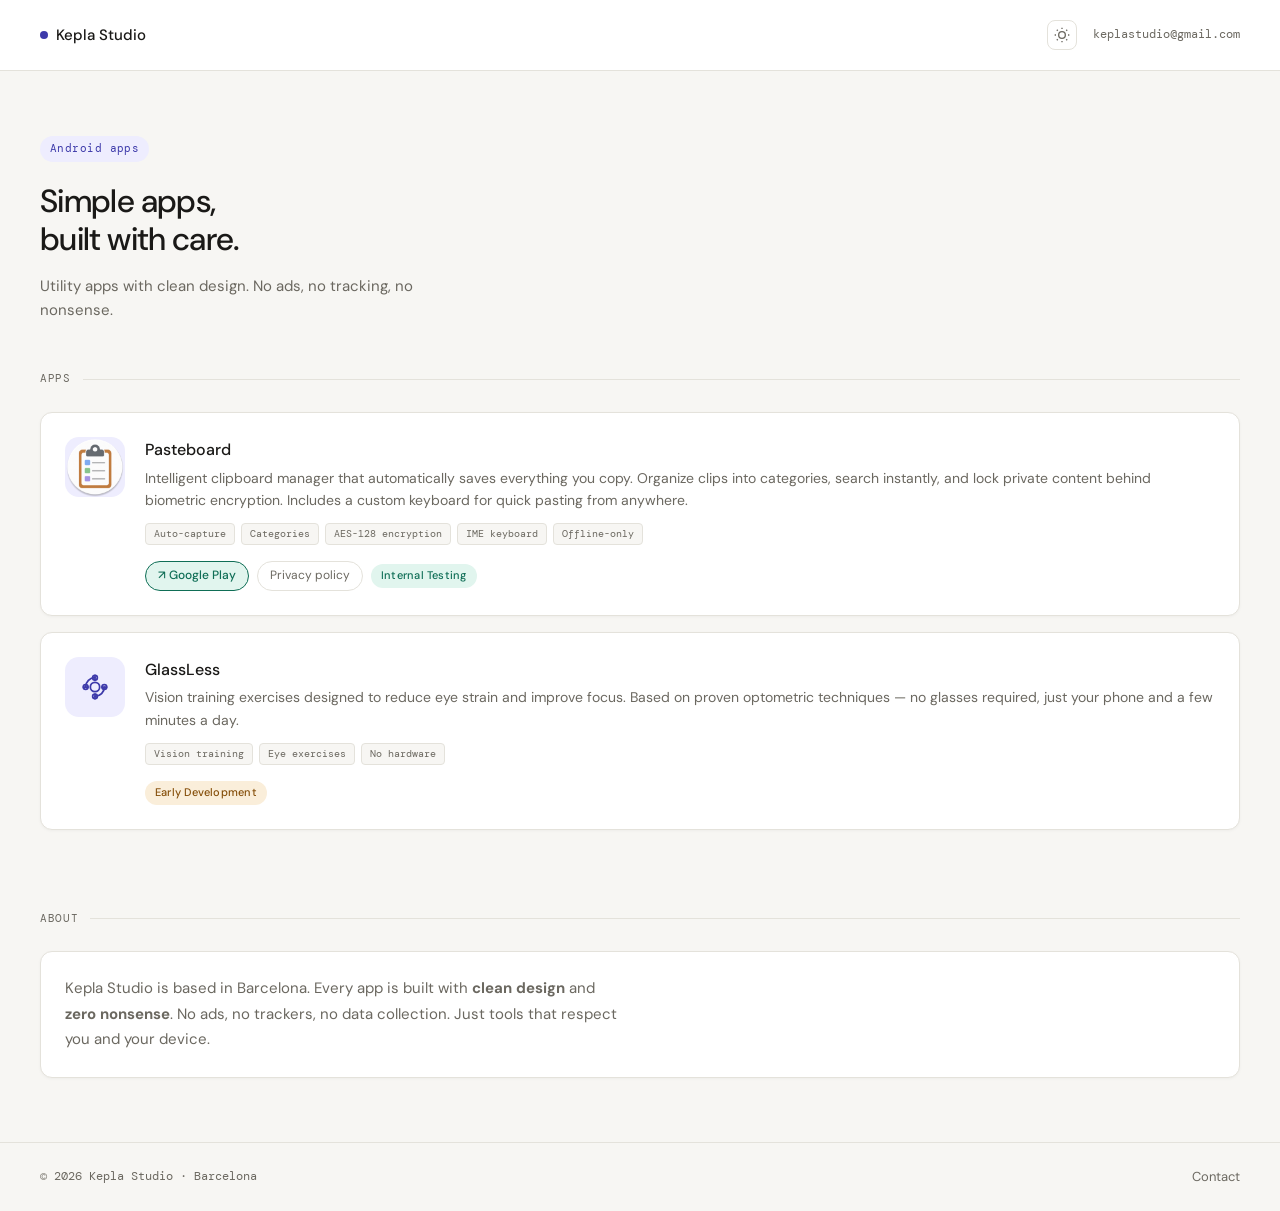
<file: index.html>
<!DOCTYPE html>
<html lang="en" data-theme="light">
<head>
  <meta charset="UTF-8">
  <meta name="viewport" content="width=device-width, initial-scale=1.0">
  <title>Kepla Studio</title>
  <meta name="description" content="Kepla Studio — Android apps with clean design. No ads, no tracking.">
  <link rel="preconnect" href="https://fonts.googleapis.com">
  <link rel="preconnect" href="https://fonts.gstatic.com" crossorigin>
  <link href="https://fonts.googleapis.com/css2?family=DM+Sans:wght@400;500&family=DM+Mono:wght@400;500&display=swap" rel="stylesheet">
  <link rel="stylesheet" href="style.css">
</head>
<body>

  <nav>
    <a href="#" class="nav-logo">
      <div class="logo-dot"></div>
      Kepla Studio
    </a>
    <div class="nav-end">
      <button id="theme-toggle" class="theme-btn" aria-label="Toggle dark mode">
        <svg class="sun-icon" width="16" height="16" viewBox="0 0 24 24" fill="none" stroke="currentColor" stroke-width="2"><circle cx="12" cy="12" r="5"/><path d="M12 1v2M12 21v2M4.22 4.22l1.42 1.42M18.36 18.36l1.42 1.42M1 12h2M21 12h2M4.22 19.78l1.42-1.42M18.36 5.64l1.42-1.42"/></svg>
        <svg class="moon-icon" width="16" height="16" viewBox="0 0 24 24" fill="none" stroke="currentColor" stroke-width="2"><path d="M21 12.79A9 9 0 1 1 11.21 3 7 7 0 0 0 21 12.79z"/></svg>
      </button>
      <span class="nav-contact">keplastudio@gmail.com</span>
    </div>
  </nav>

  <section class="hero">
    <div class="hero-tag">Android apps</div>
    <h1>Simple apps,<br>built with care.</h1>
    <p>Utility apps with clean design. No ads, no tracking, no nonsense.</p>
  </section>

  <section class="section" id="apps">
    <div class="section-header">
      <span class="section-label">Apps</span>
      <div class="section-line"></div>
    </div>

    <div class="app-card">
      <div class="app-icon">
        <img src="assets/pasteboard-icon.webp" alt="Pasteboard" width="60" height="60">
      </div>
      <div class="app-body">
        <div class="app-name">Pasteboard</div>
        <div class="app-desc">
          Intelligent clipboard manager that automatically saves everything you copy. Organize clips into categories, search instantly, and lock private content behind biometric encryption. Includes a custom keyboard for quick pasting from anywhere.
        </div>
        <div class="app-features">
          <span>Auto-capture</span>
          <span>Categories</span>
          <span>AES-128 encryption</span>
          <span>IME keyboard</span>
          <span>Offline-only</span>
        </div>
        <div class="app-links">
          <a href="#" class="pill pill-play">↗ Google Play</a>
          <a href="pasteboard/privacy.html" class="pill">Privacy policy</a>
          <span class="status-badge status-testing">Internal Testing</span>
        </div>
      </div>
    </div>

    <div class="app-card">
      <div class="app-icon">
        <svg viewBox="0 0 24 24"><circle cx="12" cy="12" r="4"/><path d="M4 12a8 8 0 0 1 8-8"/><path d="M20 12a8 8 0 0 1-8 8"/><circle cx="12" cy="4" r="2"/><circle cx="20" cy="12" r="2"/><circle cx="12" cy="20" r="2"/><circle cx="4" cy="12" r="2"/><line x1="12" y1="2" x2="12" y2="6"/><line x1="12" y1="18" x2="12" y2="22"/><line x1="2" y1="12" x2="6" y2="12"/><line x1="18" y1="12" x2="22" y2="12"/></svg>
      </div>
      <div class="app-body">
        <div class="app-name">GlassLess</div>
        <div class="app-desc">
          Vision training exercises designed to reduce eye strain and improve focus. Based on proven optometric techniques — no glasses required, just your phone and a few minutes a day.
        </div>
        <div class="app-features">
          <span>Vision training</span>
          <span>Eye exercises</span>
          <span>No hardware</span>
        </div>
        <div class="app-links">
          <span class="status-badge status-dev">Early Development</span>
        </div>
      </div>
    </div>

  </section>

  <section class="section" id="about">
    <div class="section-header">
      <span class="section-label">About</span>
      <div class="section-line"></div>
    </div>
    <div class="about-card">
      <p>Kepla Studio is based in Barcelona. Every app is built with <strong>clean design</strong> and <strong>zero nonsense</strong>. No ads, no trackers, no data collection. Just tools that respect you and your device.</p>
    </div>
  </section>

  <footer>
    <p>© 2026 Kepla Studio · Barcelona</p>
    <div class="footer-links">
      <a href="mailto:keplastudio@gmail.com">Contact</a>
    </div>
  </footer>

  <script src="script.js"></script>
</body>
</html>
</file>
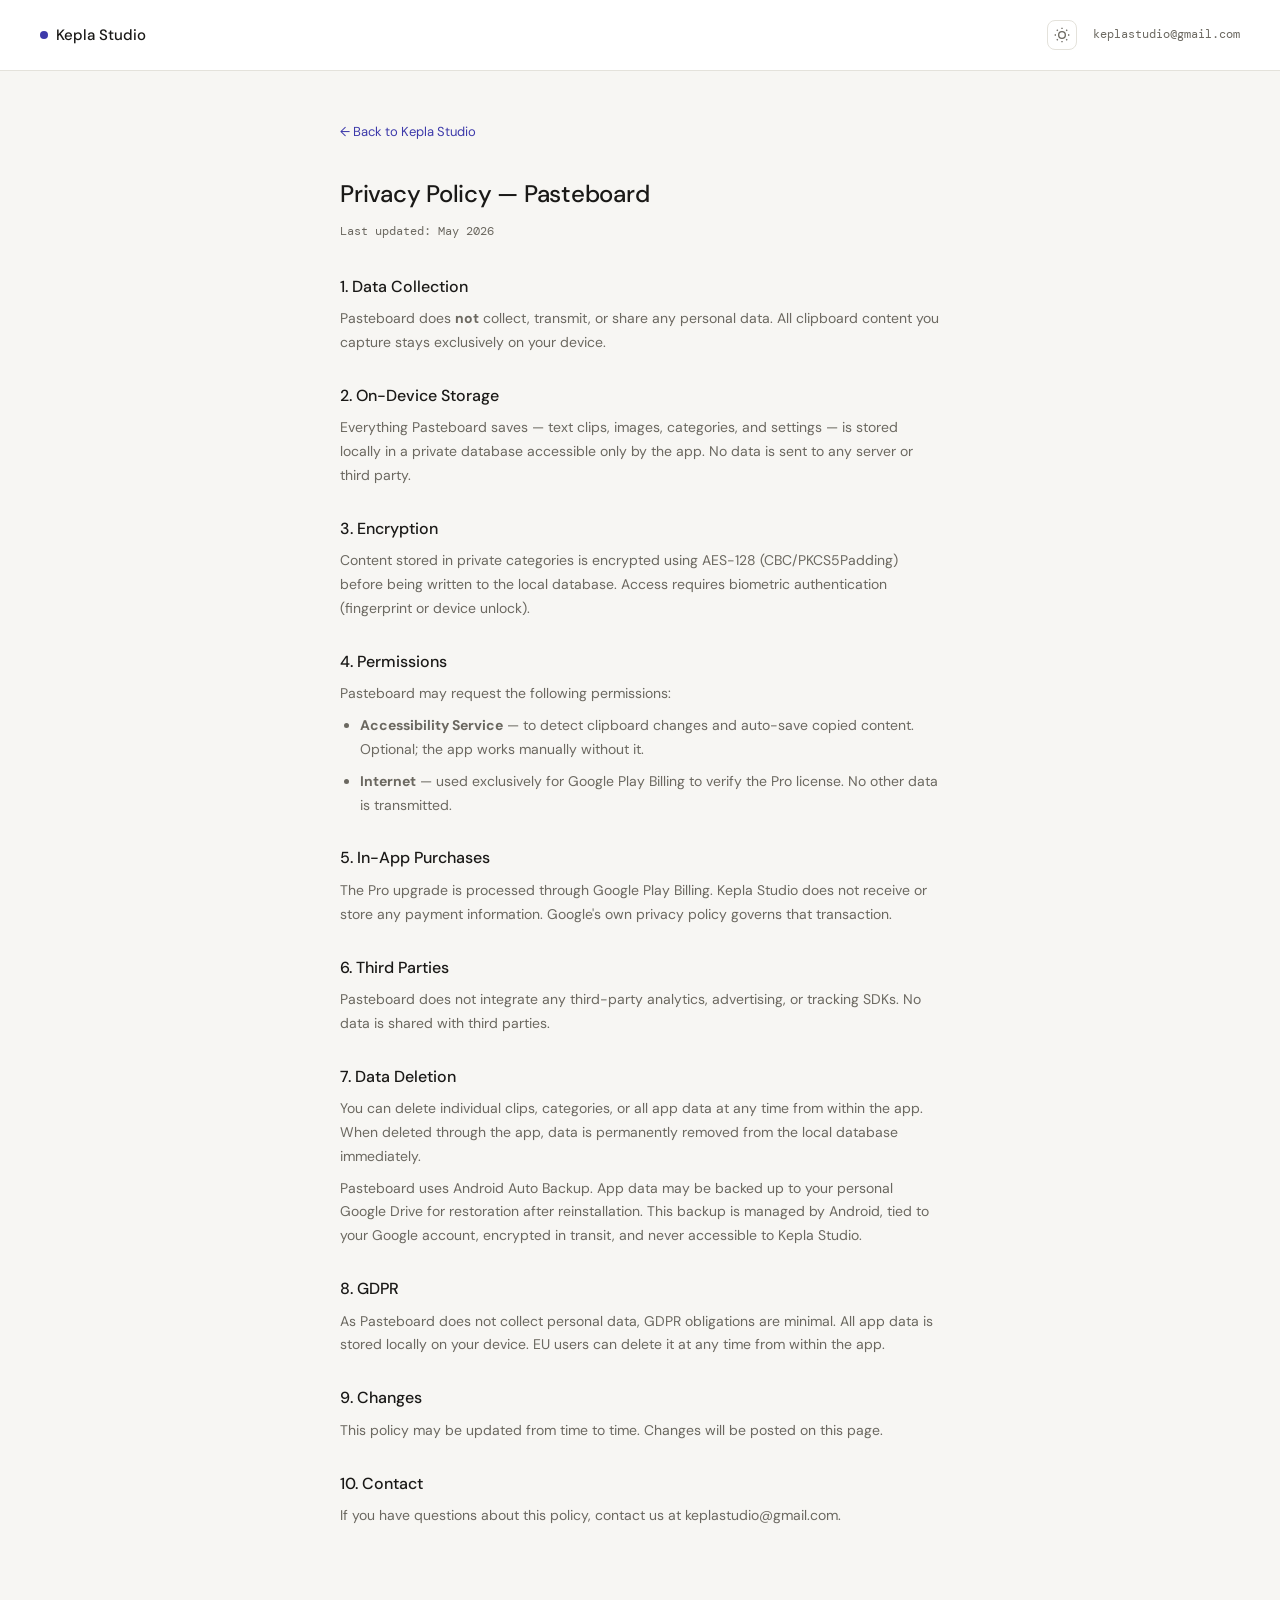
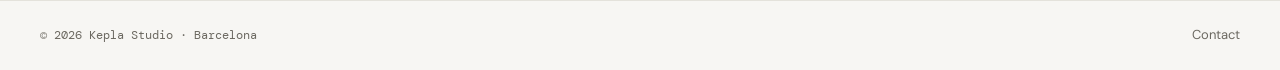
<file: pasteboard/privacy.html>
<!DOCTYPE html>
<html lang="en" data-theme="light">
<head>
  <meta charset="UTF-8">
  <meta name="viewport" content="width=device-width, initial-scale=1.0">
  <title>Privacy Policy — Pasteboard</title>
  <link rel="preconnect" href="https://fonts.googleapis.com">
  <link rel="preconnect" href="https://fonts.gstatic.com" crossorigin>
  <link href="https://fonts.googleapis.com/css2?family=DM+Sans:wght@400;500&family=DM+Mono:wght@400;500&display=swap" rel="stylesheet">
  <link rel="stylesheet" href="../style.css">
</head>
<body>

  <nav>
    <a href="../index.html" class="nav-logo">
      <div class="logo-dot"></div>
      Kepla Studio
    </a>
    <div class="nav-end">
      <button id="theme-toggle" class="theme-btn" aria-label="Toggle dark mode">
        <svg class="sun-icon" width="16" height="16" viewBox="0 0 24 24" fill="none" stroke="currentColor" stroke-width="2"><circle cx="12" cy="12" r="5"/><path d="M12 1v2M12 21v2M4.22 4.22l1.42 1.42M18.36 18.36l1.42 1.42M1 12h2M21 12h2M4.22 19.78l1.42-1.42M18.36 5.64l1.42-1.42"/></svg>
        <svg class="moon-icon" width="16" height="16" viewBox="0 0 24 24" fill="none" stroke="currentColor" stroke-width="2"><path d="M21 12.79A9 9 0 1 1 11.21 3 7 7 0 0 0 21 12.79z"/></svg>
      </button>
      <span class="nav-contact">keplastudio@gmail.com</span>
    </div>
  </nav>

  <section class="section privacy-page" style="padding-top: 3rem;">
    <a href="../index.html" class="back-link">← Back to Kepla Studio</a>
    <h1>Privacy Policy — Pasteboard</h1>
    <p class="last-updated">Last updated: May 2026</p>

    <h2>1. Data Collection</h2>
    <p>Pasteboard does <strong>not</strong> collect, transmit, or share any personal data. All clipboard content you capture stays exclusively on your device.</p>

    <h2>2. On-Device Storage</h2>
    <p>Everything Pasteboard saves — text clips, images, categories, and settings — is stored locally in a private database accessible only by the app. No data is sent to any server or third party.</p>

    <h2>3. Encryption</h2>
    <p>Content stored in private categories is encrypted using AES-128 (CBC/PKCS5Padding) before being written to the local database. Access requires biometric authentication (fingerprint or device unlock).</p>

    <h2>4. Permissions</h2>
    <p>Pasteboard may request the following permissions:</p>
    <ul>
      <li><strong>Accessibility Service</strong> — to detect clipboard changes and auto-save copied content. Optional; the app works manually without it.</li>
      <li><strong>Internet</strong> — used exclusively for Google Play Billing to verify the Pro license. No other data is transmitted.</li>
    </ul>

    <h2>5. In-App Purchases</h2>
    <p>The Pro upgrade is processed through Google Play Billing. Kepla Studio does not receive or store any payment information. Google's own privacy policy governs that transaction.</p>

    <h2>6. Third Parties</h2>
    <p>Pasteboard does not integrate any third-party analytics, advertising, or tracking SDKs. No data is shared with third parties.</p>

    <h2>7. Data Deletion</h2>
    <p>You can delete individual clips, categories, or all app data at any time from within the app. When deleted through the app, data is permanently removed from the local database immediately.</p>
    <p>Pasteboard uses Android Auto Backup. App data may be backed up to your personal Google Drive for restoration after reinstallation. This backup is managed by Android, tied to your Google account, encrypted in transit, and never accessible to Kepla Studio.</p>

    <h2>8. GDPR</h2>
    <p>As Pasteboard does not collect personal data, GDPR obligations are minimal. All app data is stored locally on your device. EU users can delete it at any time from within the app.</p>

    <h2>9. Changes</h2>
    <p>This policy may be updated from time to time. Changes will be posted on this page.</p>

    <h2>10. Contact</h2>
    <p>If you have questions about this policy, contact us at <a href="mailto:keplastudio@gmail.com">keplastudio@gmail.com</a>.</p>
  </section>

  <footer>
    <p>© 2026 Kepla Studio · Barcelona</p>
    <div class="footer-links">
      <a href="mailto:keplastudio@gmail.com">Contact</a>
    </div>
  </footer>

  <script src="../script.js"></script>
</body>
</html>
</file>
<file: style.css>
*, *::before, *::after { box-sizing: border-box; margin: 0; padding: 0; }

:root {
  --bg: #f7f6f3;
  --surface: #ffffff;
  --border: #e4e2db;
  --text: #1a1917;
  --muted: #6b6860;
  --accent: #3d3aaa;
  --accent-light: #eeedfe;
  --accent-muted: #7f77dd;
  --green: #0f6e56;
  --green-light: #e1f5ee;
  --radius: 12px;
  --radius-sm: 6px;
  --shadow: 0 1px 3px rgba(0,0,0,0.04);
}

[data-theme="dark"] {
  --bg: #111110;
  --surface: #1a1a18;
  --border: #2e2d28;
  --text: #e8e7e0;
  --muted: #908d82;
  --accent: #7f77dd;
  --accent-light: #1f1d3d;
  --accent-muted: #5f58b8;
  --green: #3cb896;
  --green-light: #1a2e27;
  --shadow: 0 1px 3px rgba(0,0,0,0.2);
}

html { scroll-behavior: smooth; }

body {
  font-family: 'DM Sans', sans-serif;
  background: var(--bg);
  color: var(--text);
  min-height: 100vh;
  font-size: 15px;
  line-height: 1.6;
  transition: background 0.2s, color 0.2s;
}

a { color: inherit; text-decoration: none; }

/* NAV */
nav {
  display: flex;
  align-items: center;
  justify-content: space-between;
  padding: 1.25rem 2.5rem;
  border-bottom: 1px solid var(--border);
  background: var(--surface);
  position: sticky;
  top: 0;
  z-index: 10;
}

.nav-logo {
  display: flex;
  align-items: center;
  gap: 8px;
  font-weight: 500;
  font-size: 15px;
}

.logo-dot {
  width: 8px;
  height: 8px;
  border-radius: 50%;
  background: var(--accent);
}

.nav-end {
  display: flex;
  align-items: center;
  gap: 16px;
}

.nav-contact {
  font-family: 'DM Mono', monospace;
  font-size: 12px;
  color: var(--muted);
}

/* THEME TOGGLE */
.theme-btn {
  background: none;
  border: 1px solid var(--border);
  border-radius: 8px;
  padding: 6px;
  cursor: pointer;
  display: flex;
  align-items: center;
  justify-content: center;
  color: var(--muted);
  transition: border-color 0.15s, color 0.15s;
  line-height: 0;
}

.theme-btn:hover { border-color: var(--text); color: var(--text); }

[data-theme="light"] .moon-icon { display: none; }
[data-theme="dark"] .sun-icon { display: none; }

/* HERO */
.hero {
  padding: 4rem 2.5rem 3rem;
  max-width: 640px;
}

.hero-tag {
  display: inline-block;
  font-family: 'DM Mono', monospace;
  font-size: 11px;
  color: var(--accent);
  background: var(--accent-light);
  padding: 4px 10px;
  border-radius: 20px;
  margin-bottom: 1.25rem;
  letter-spacing: 0.04em;
}

.hero h1 {
  font-size: 2rem;
  font-weight: 500;
  line-height: 1.2;
  margin-bottom: 1rem;
  letter-spacing: -0.02em;
}

.hero p {
  color: var(--muted);
  font-size: 15px;
  max-width: 440px;
}

/* SECTIONS */
.section {
  padding: 0 2.5rem 4rem;
}

.section-header {
  display: flex;
  align-items: center;
  gap: 12px;
  margin-bottom: 1.5rem;
}

.section-label {
  font-family: 'DM Mono', monospace;
  font-size: 11px;
  color: var(--muted);
  letter-spacing: 0.06em;
  text-transform: uppercase;
}

.section-line {
  flex: 1;
  height: 1px;
  background: var(--border);
}

/* APP CARD */
.app-card {
  background: var(--surface);
  border: 1px solid var(--border);
  border-radius: var(--radius);
  padding: 1.5rem;
  display: grid;
  grid-template-columns: 60px 1fr;
  gap: 1.25rem;
  margin-bottom: 1rem;
  transition: border-color 0.15s, box-shadow 0.15s;
  box-shadow: var(--shadow);
}

.app-card:hover { border-color: var(--accent-muted); }

.app-icon {
  width: 60px;
  height: 60px;
  border-radius: 14px;
  background: var(--accent-light);
  display: flex;
  align-items: center;
  justify-content: center;
  flex-shrink: 0;
}

.app-icon img {
  width: 60px;
  height: 60px;
  border-radius: 14px;
  object-fit: cover;
}

.app-icon svg {
  width: 28px;
  height: 28px;
  stroke: var(--accent);
  fill: none;
  stroke-width: 1.5;
  stroke-linecap: round;
  stroke-linejoin: round;
}

.app-name {
  font-weight: 500;
  font-size: 16px;
  margin-bottom: 4px;
}

.app-desc {
  color: var(--muted);
  font-size: 14px;
  margin-bottom: 0.75rem;
}

.app-features {
  display: flex;
  gap: 6px;
  flex-wrap: wrap;
  margin-bottom: 1rem;
}

.app-features span {
  font-family: 'DM Mono', monospace;
  font-size: 10px;
  padding: 2px 8px;
  border-radius: 4px;
  background: var(--bg);
  color: var(--muted);
  border: 1px solid var(--border);
}

.app-links { display: flex; gap: 8px; flex-wrap: wrap; align-items: center; }

/* PILLS */
.pill {
  font-size: 12px;
  padding: 4px 12px;
  border-radius: 20px;
  border: 1px solid var(--border);
  color: var(--muted);
  transition: border-color 0.15s, color 0.15s;
}

.pill:hover { border-color: var(--text); color: var(--text); }

.pill-play {
  background: var(--green-light);
  border-color: var(--green);
  color: var(--green);
  font-weight: 500;
}

.pill-play:hover { opacity: 0.85; color: var(--green); }

/* STATUS BADGES */
.status-badge {
  font-size: 11px;
  padding: 3px 10px;
  border-radius: 20px;
  font-weight: 500;
  letter-spacing: 0.02em;
}

.status-testing {
  background: var(--green-light);
  color: var(--green);
}

.status-dev {
  background: #faeeda;
  color: #854f0b;
}

[data-theme="dark"] .status-dev {
  background: #2e2215;
  color: #e0a336;
}

/* ABOUT */
.about-card {
  background: var(--surface);
  border: 1px solid var(--border);
  border-radius: var(--radius);
  padding: 1.5rem;
  box-shadow: var(--shadow);
}

.about-card p {
  color: var(--muted);
  font-size: 15px;
  max-width: 560px;
  line-height: 1.7;
}

/* FOOTER */
footer {
  border-top: 1px solid var(--border);
  padding: 1.5rem 2.5rem;
  display: flex;
  justify-content: space-between;
  align-items: center;
}

footer p {
  font-family: 'DM Mono', monospace;
  font-size: 12px;
  color: var(--muted);
}

.footer-links {
  display: flex;
  gap: 20px;
}

.footer-links a {
  font-size: 13px;
  color: var(--muted);
  transition: color 0.15s;
}

.footer-links a:hover { color: var(--text); }

/* PRIVACY POLICY PAGE */
.privacy-page {
  max-width: 680px;
  margin: 0 auto;
}

.privacy-page h1 {
  font-size: 1.5rem;
  font-weight: 500;
  margin-bottom: 0.5rem;
  letter-spacing: -0.01em;
}

.privacy-page .last-updated {
  font-family: 'DM Mono', monospace;
  font-size: 12px;
  color: var(--muted);
  margin-bottom: 2rem;
}

.privacy-page h2 {
  font-size: 1rem;
  font-weight: 500;
  margin: 1.75rem 0 0.5rem;
}

.privacy-page p,
.privacy-page li {
  color: var(--muted);
  font-size: 14px;
  line-height: 1.7;
  margin-bottom: 0.5rem;
}

.privacy-page ul {
  padding-left: 1.25rem;
  margin-bottom: 1rem;
}

.privacy-page .back-link {
  display: inline-flex;
  align-items: center;
  gap: 4px;
  font-size: 13px;
  color: var(--accent);
  margin-bottom: 2rem;
  transition: opacity 0.15s;
}

.privacy-page .back-link:hover { opacity: 0.7; }

/* RESPONSIVE */
@media (max-width: 540px) {
  nav, .hero, .section, footer { padding-left: 1.25rem; padding-right: 1.25rem; }
  .hero h1 { font-size: 1.6rem; }
  .app-card { grid-template-columns: 1fr; }
  .app-icon { width: 52px; height: 52px; }
  .nav-contact { display: none; }
}
</file>
